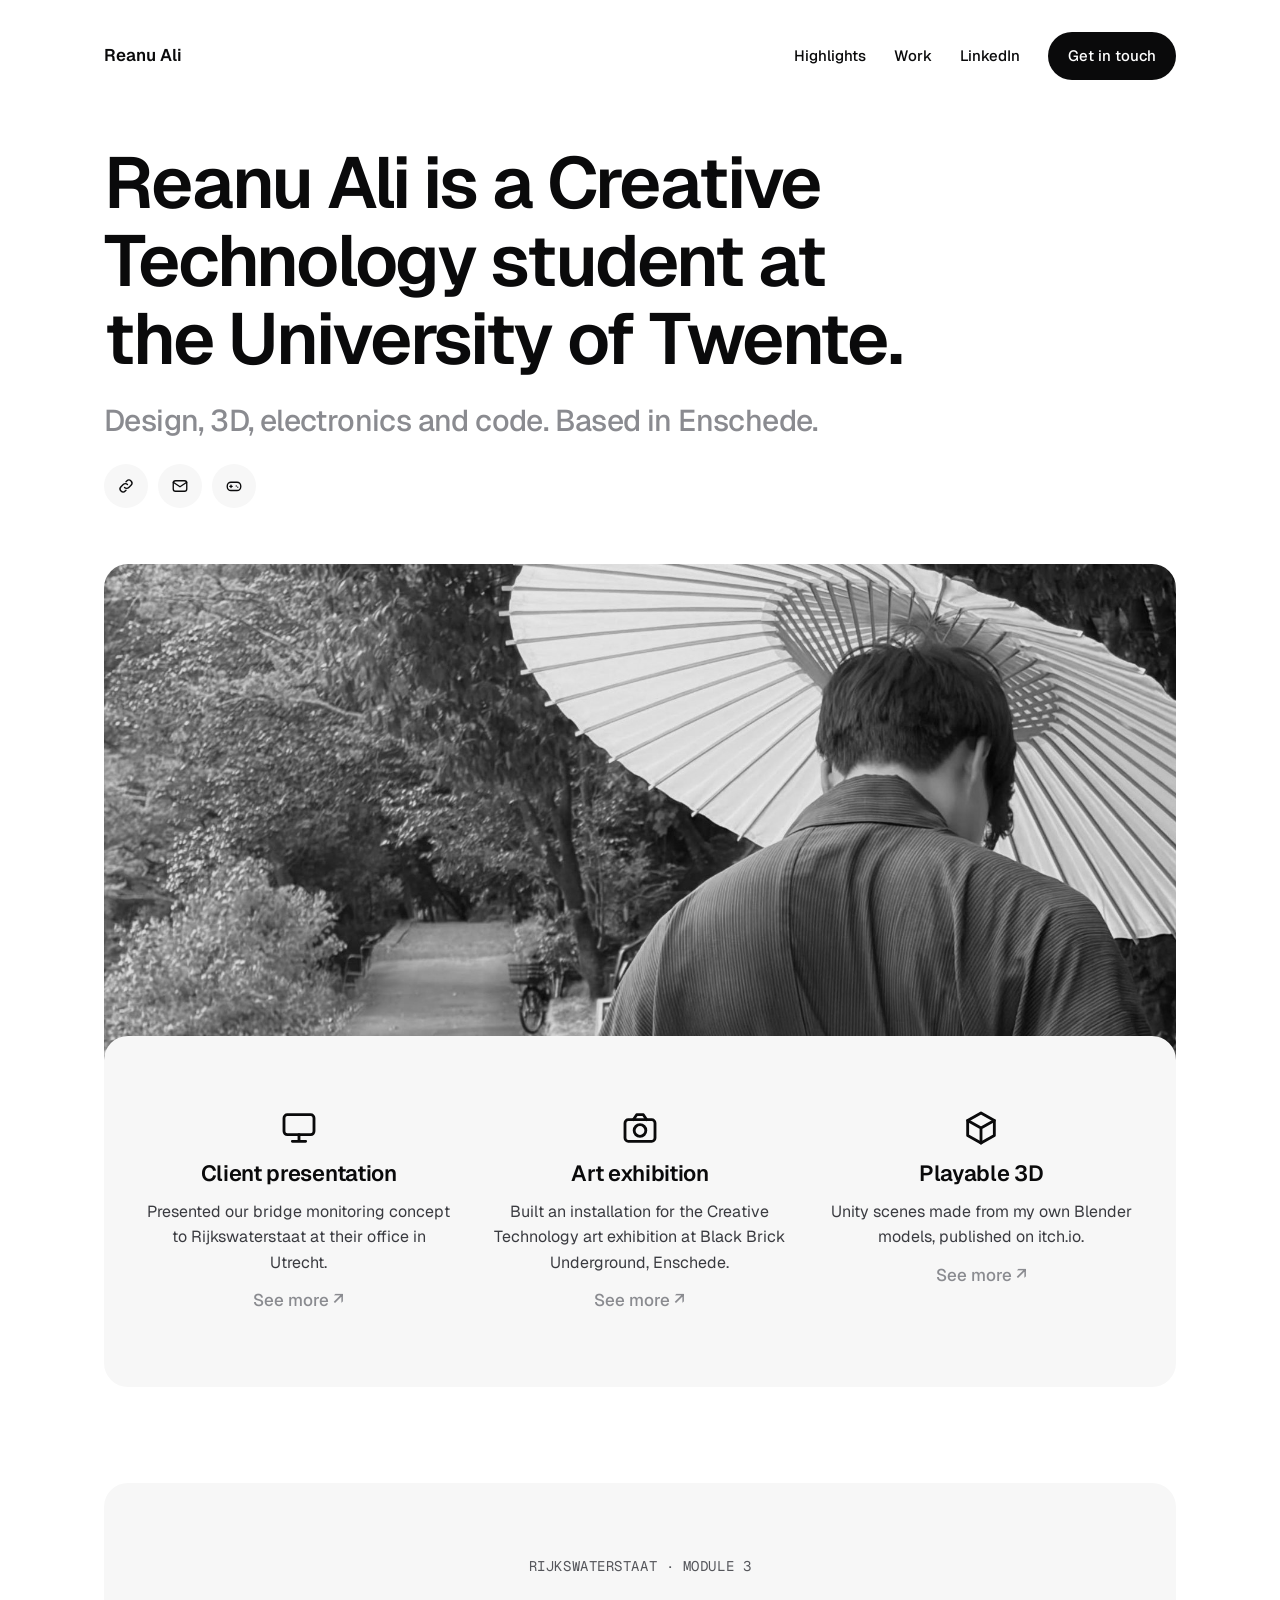
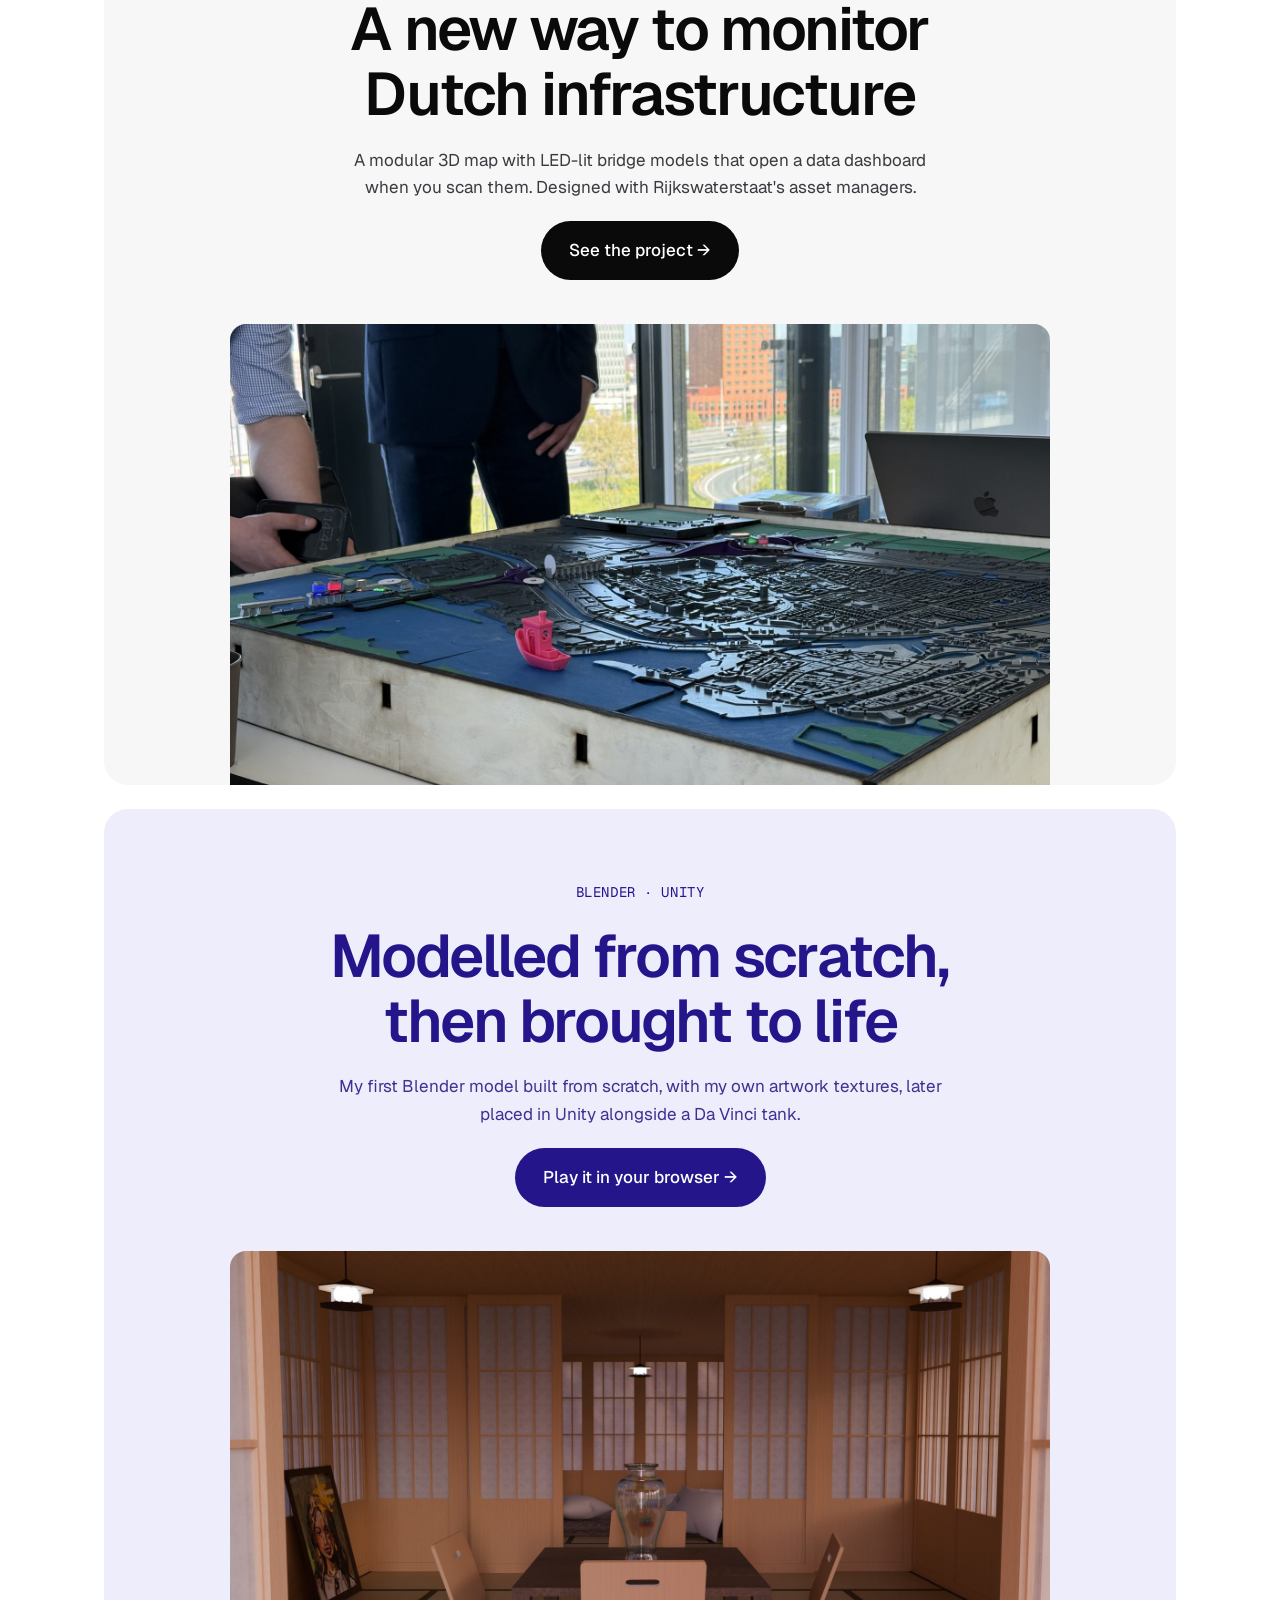
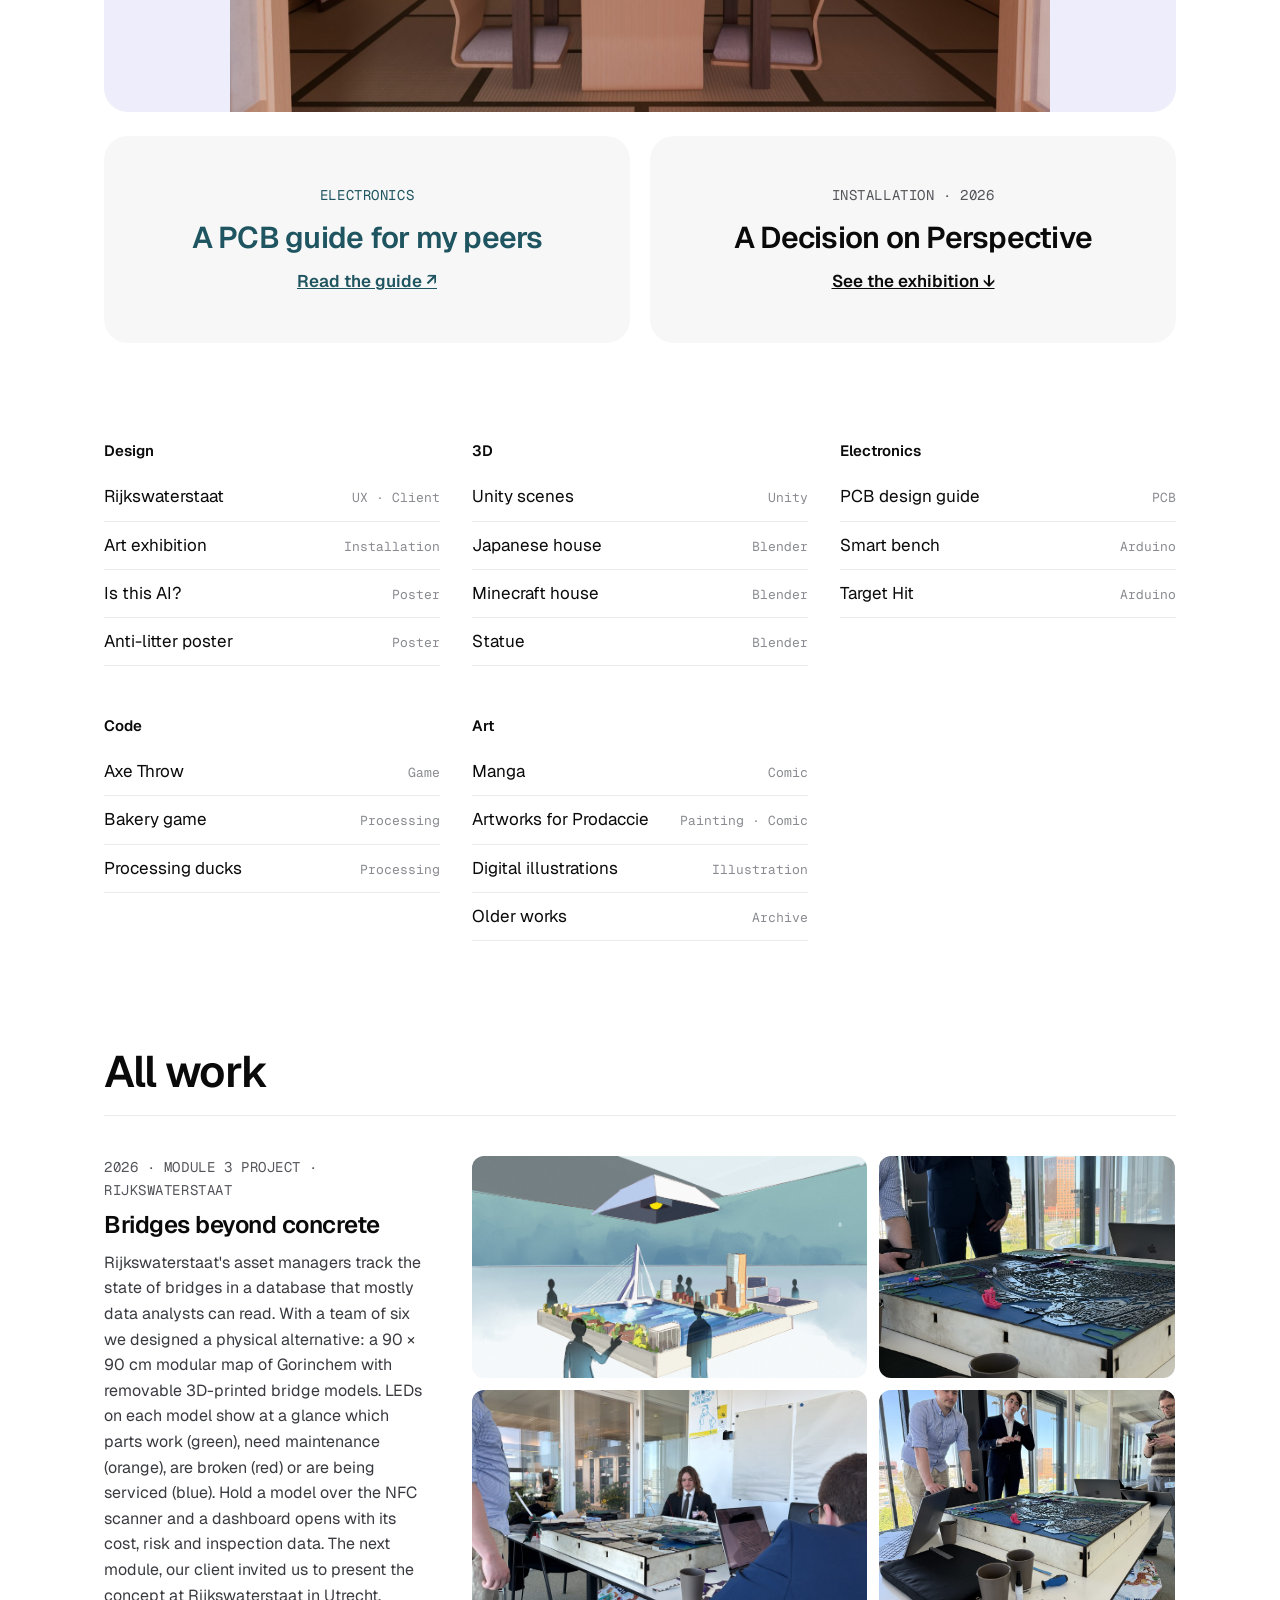
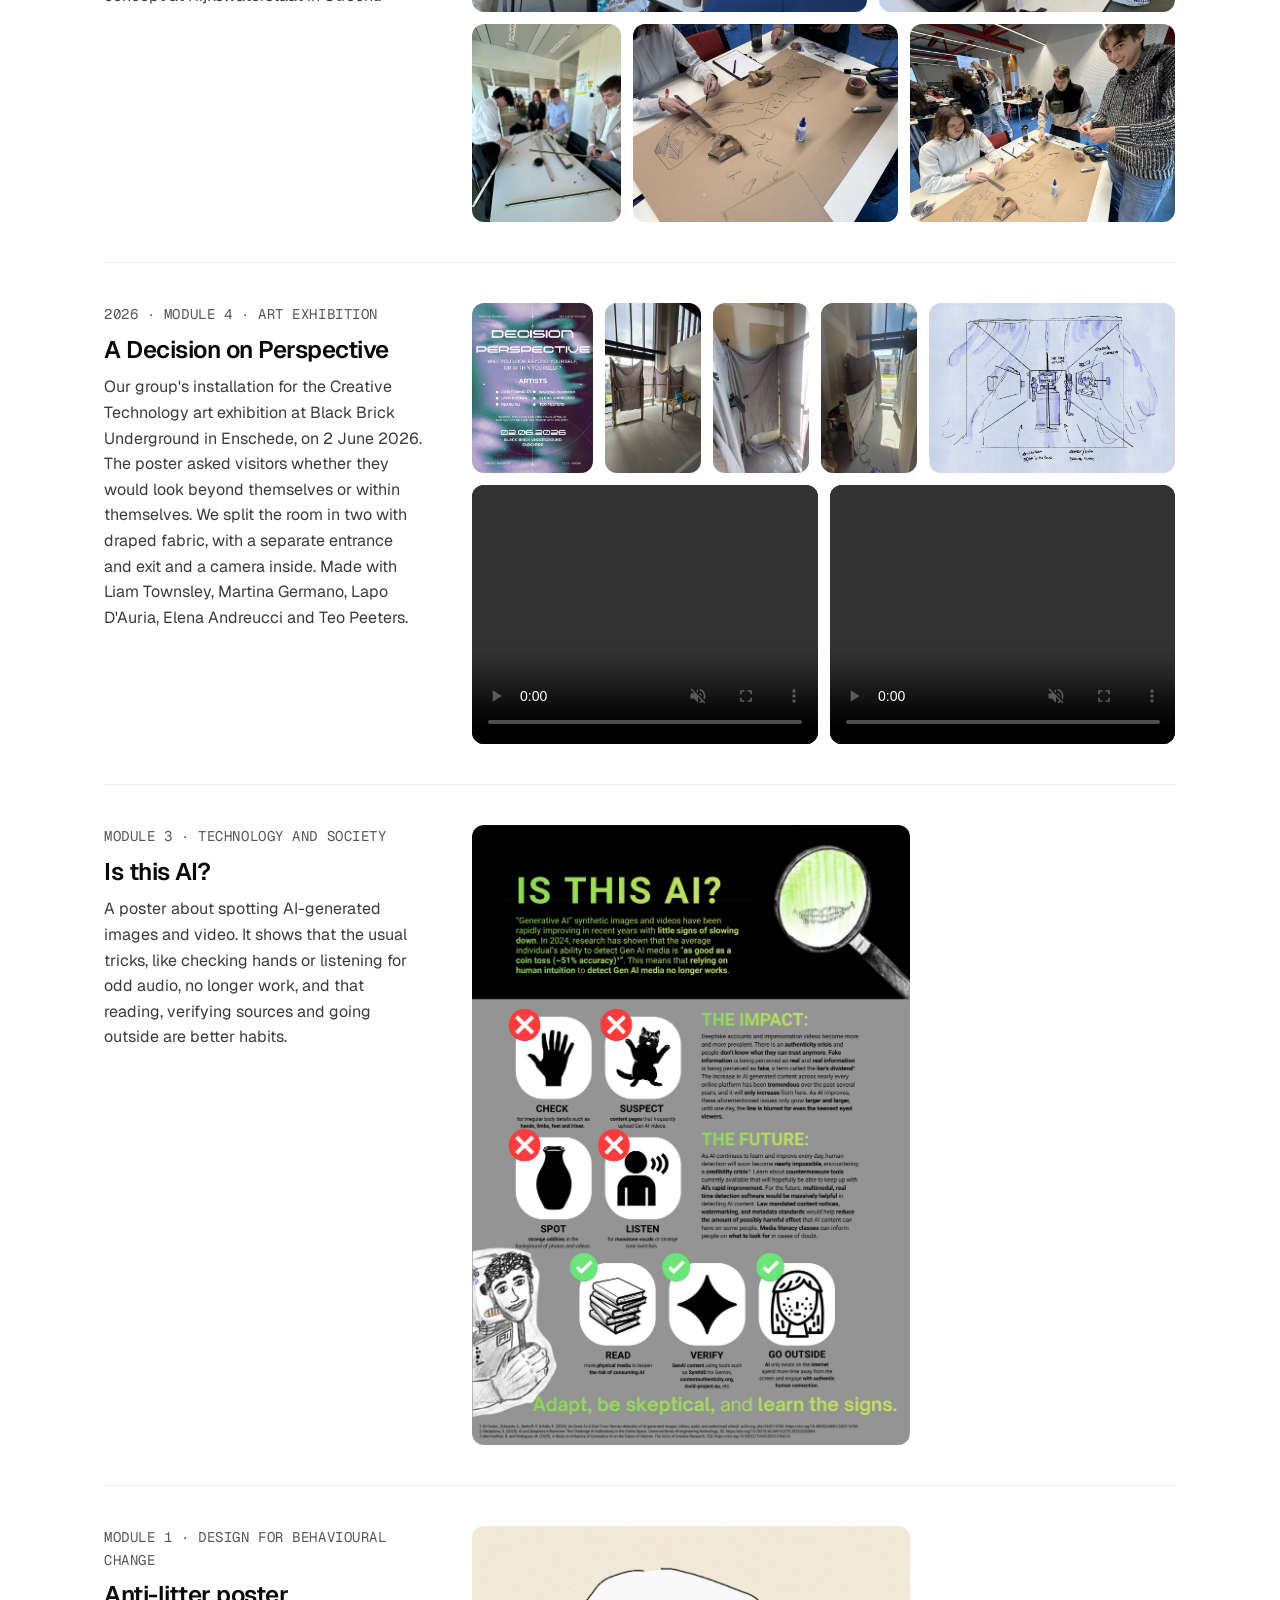
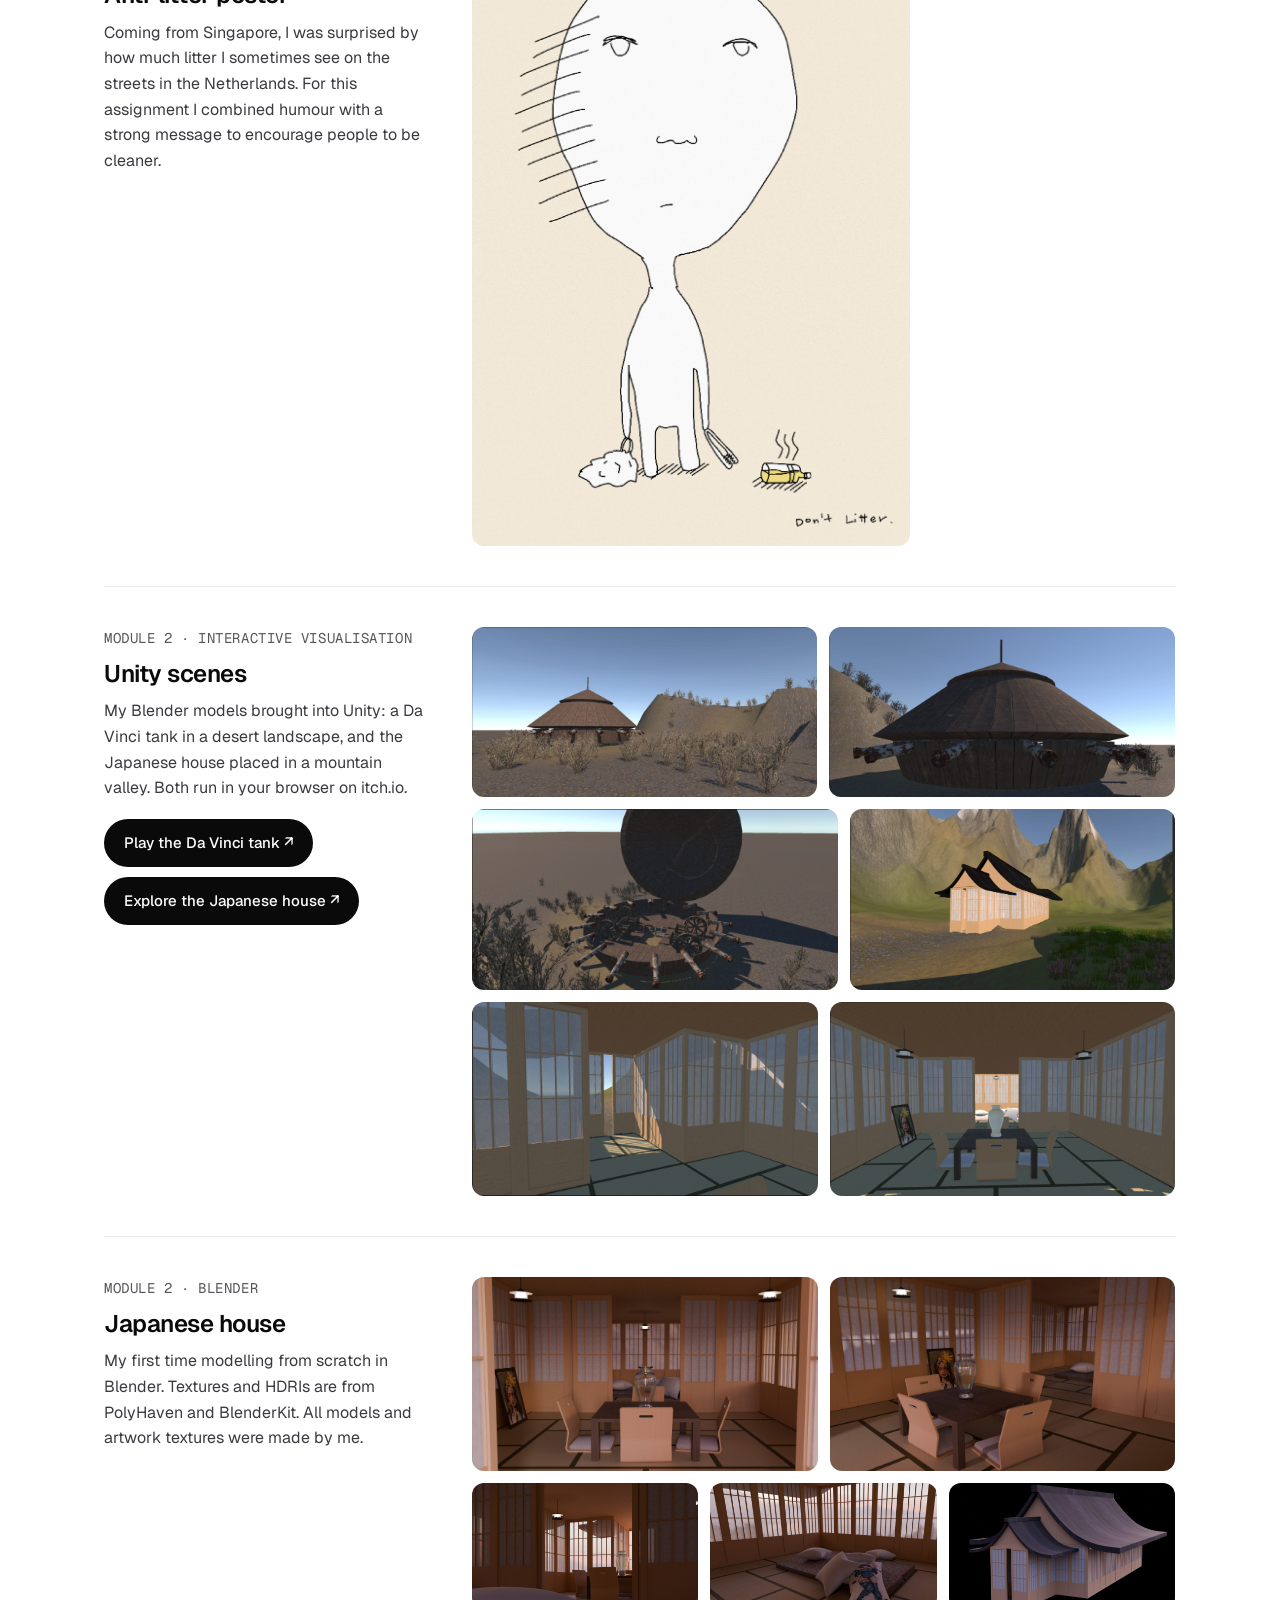
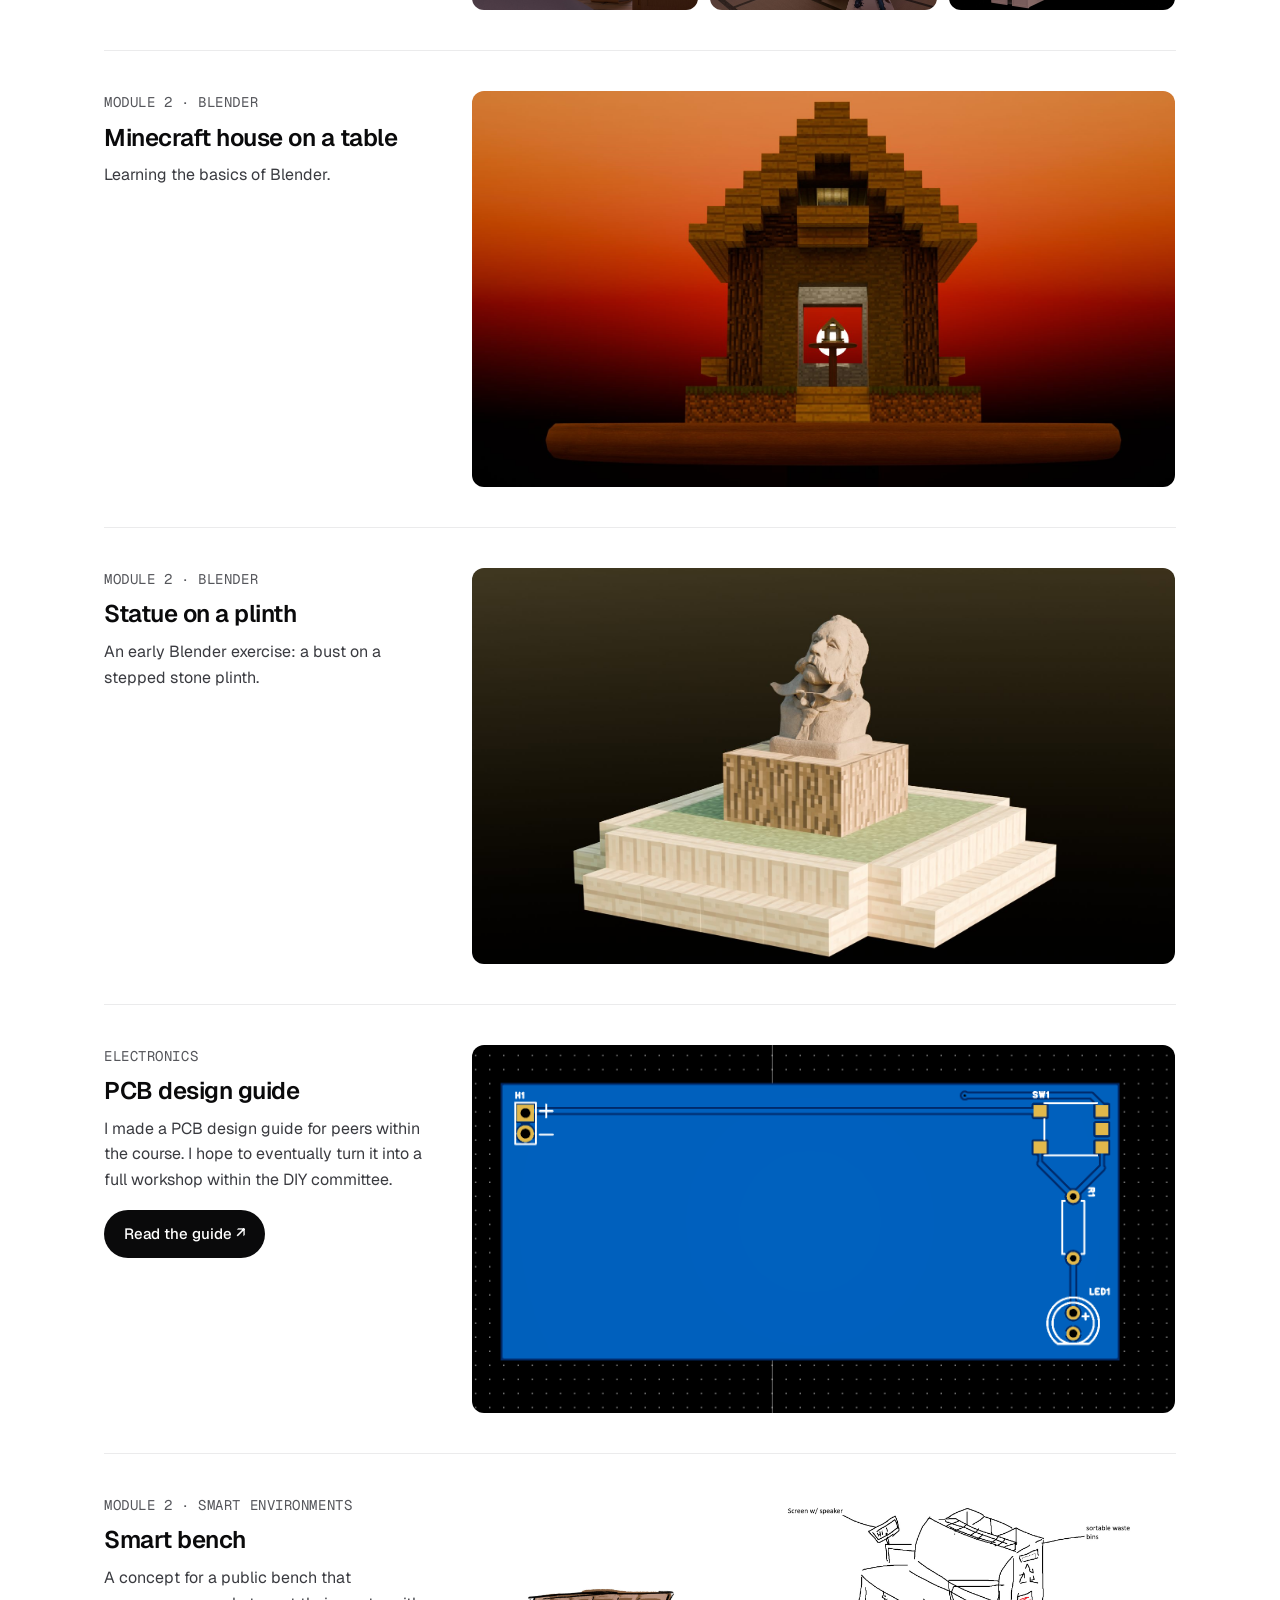
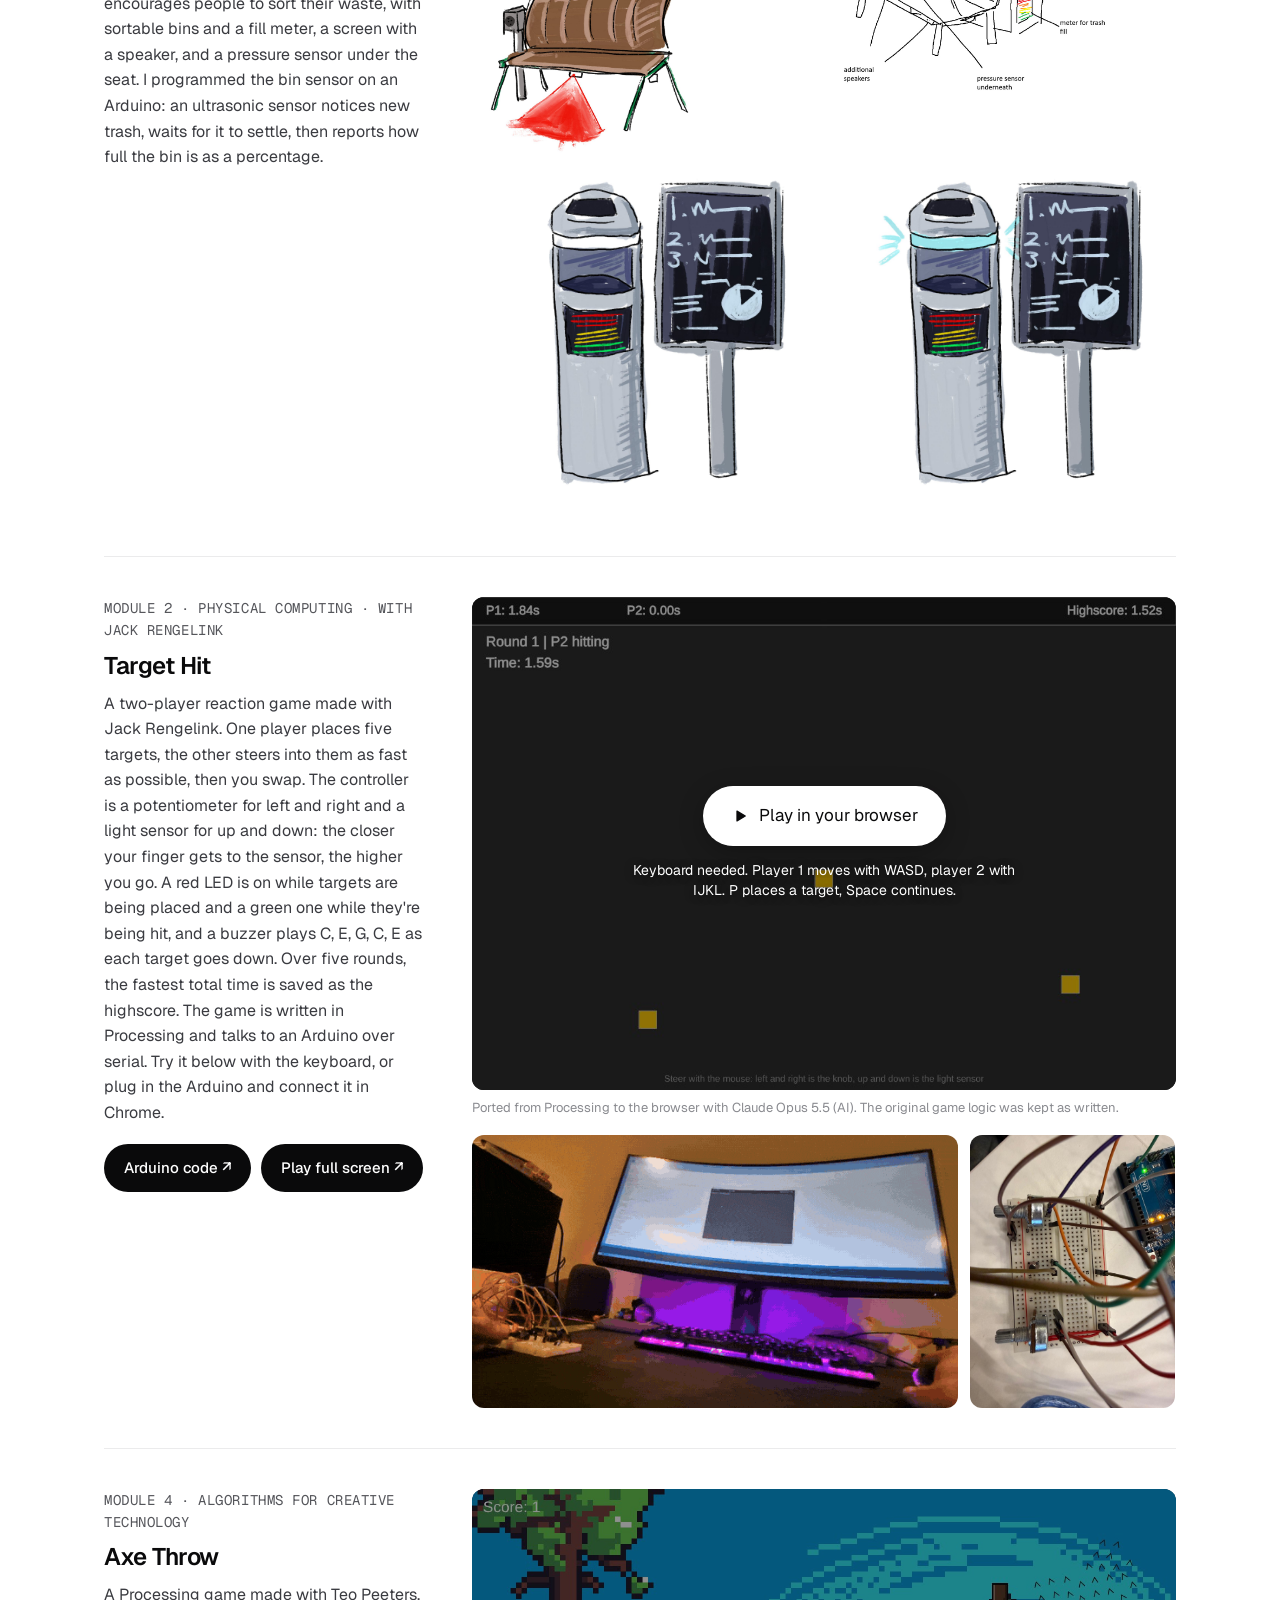
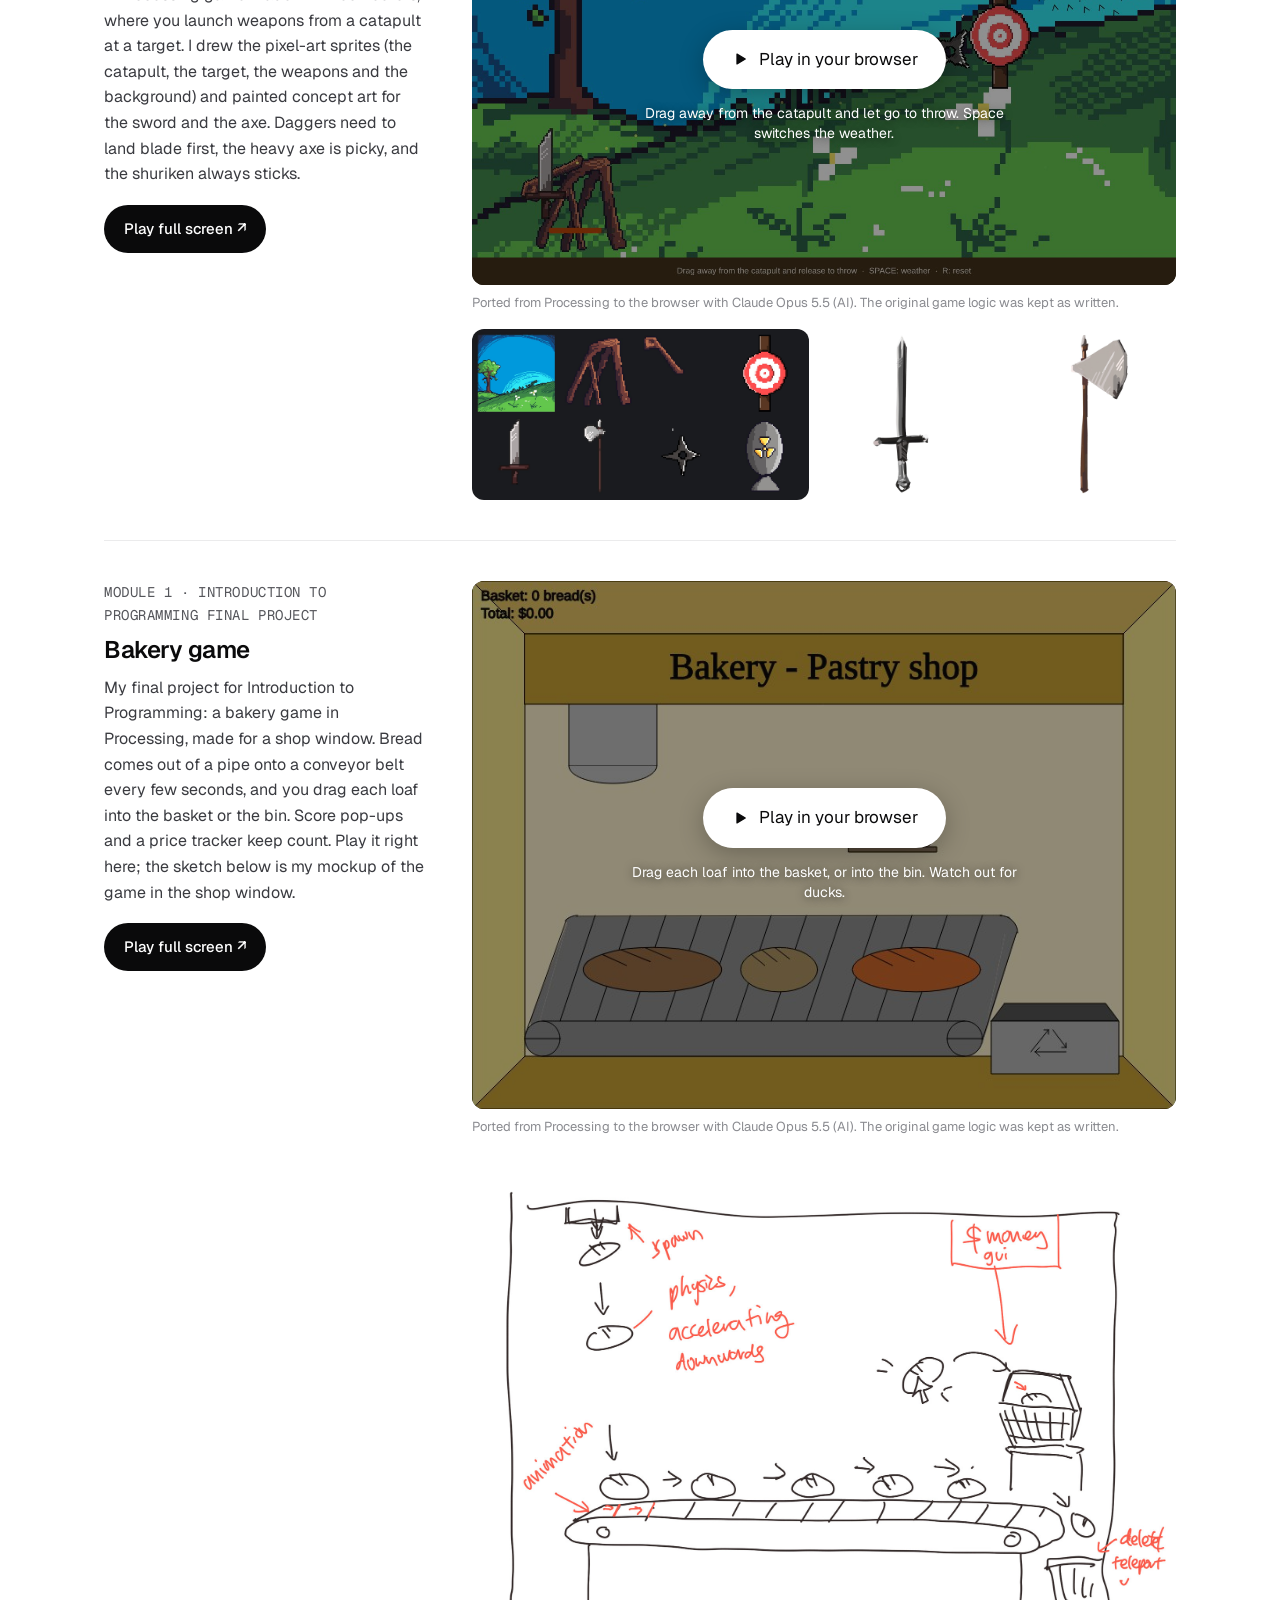
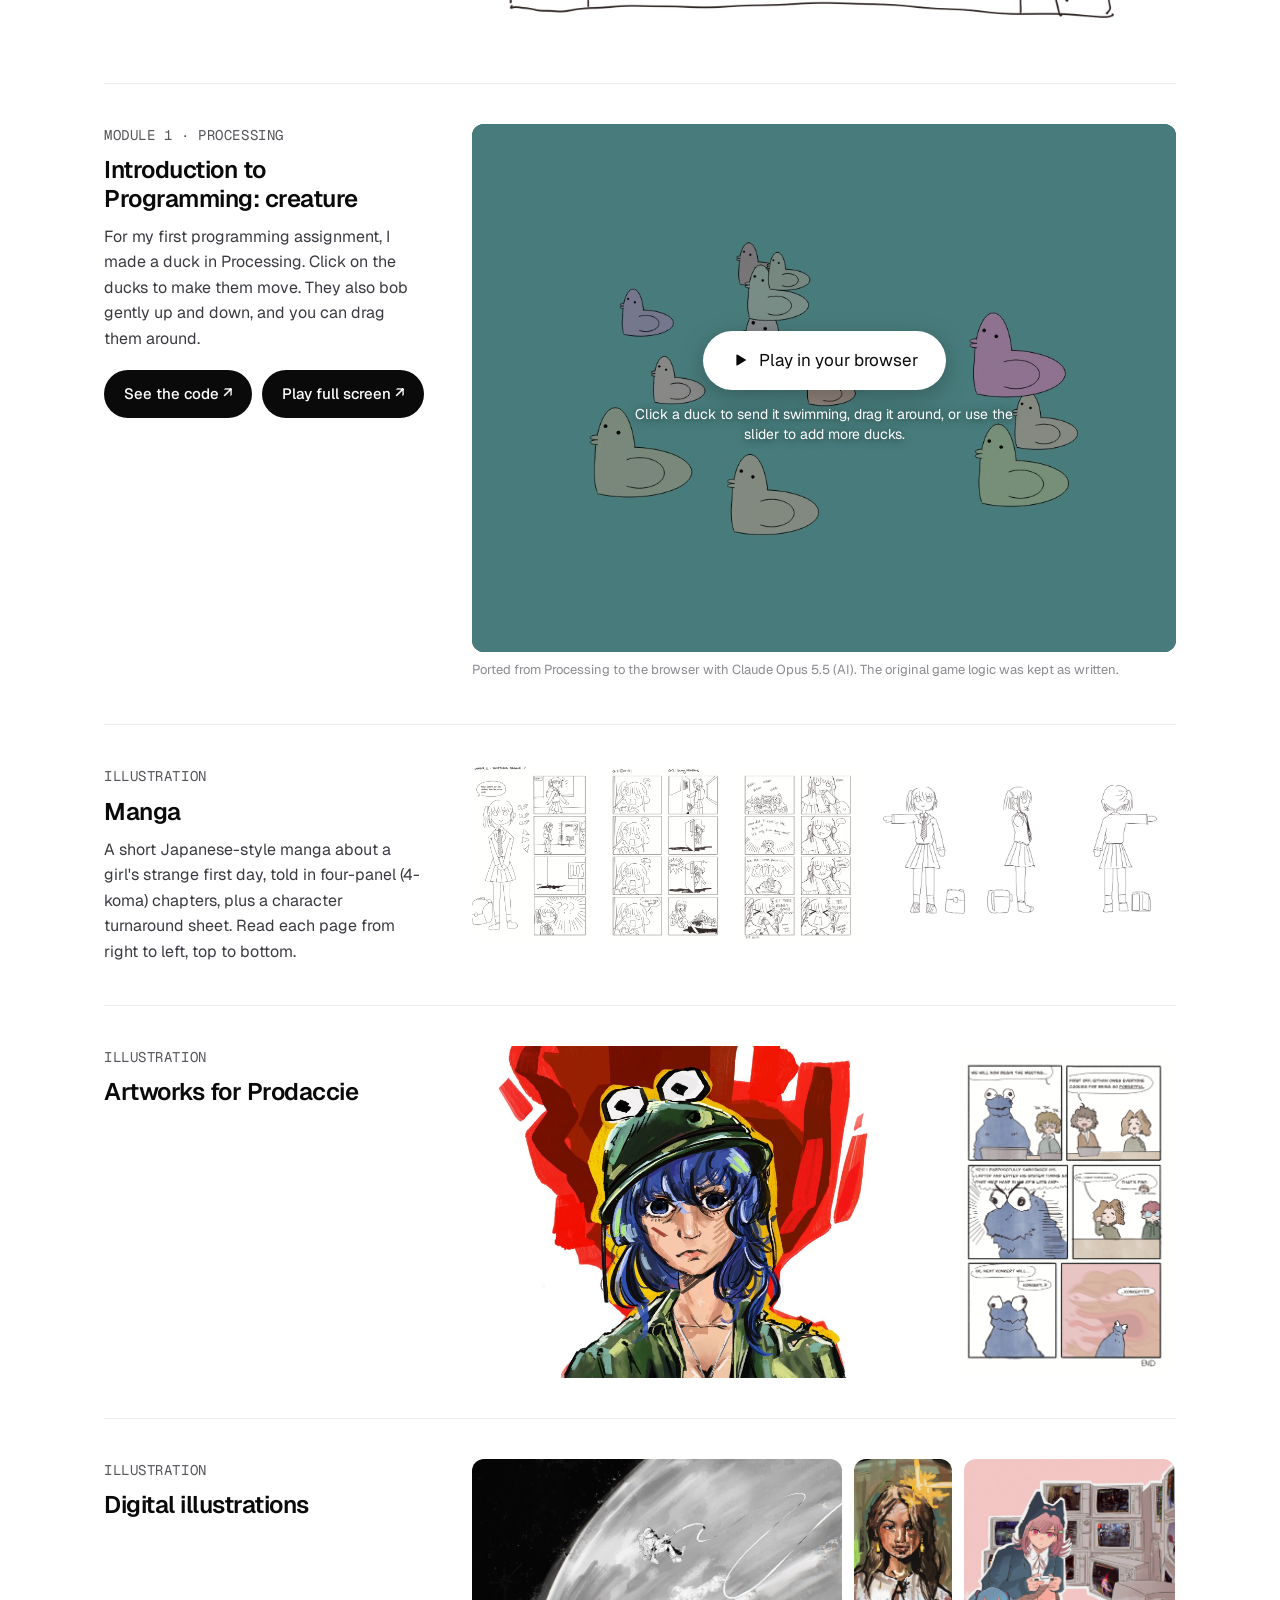
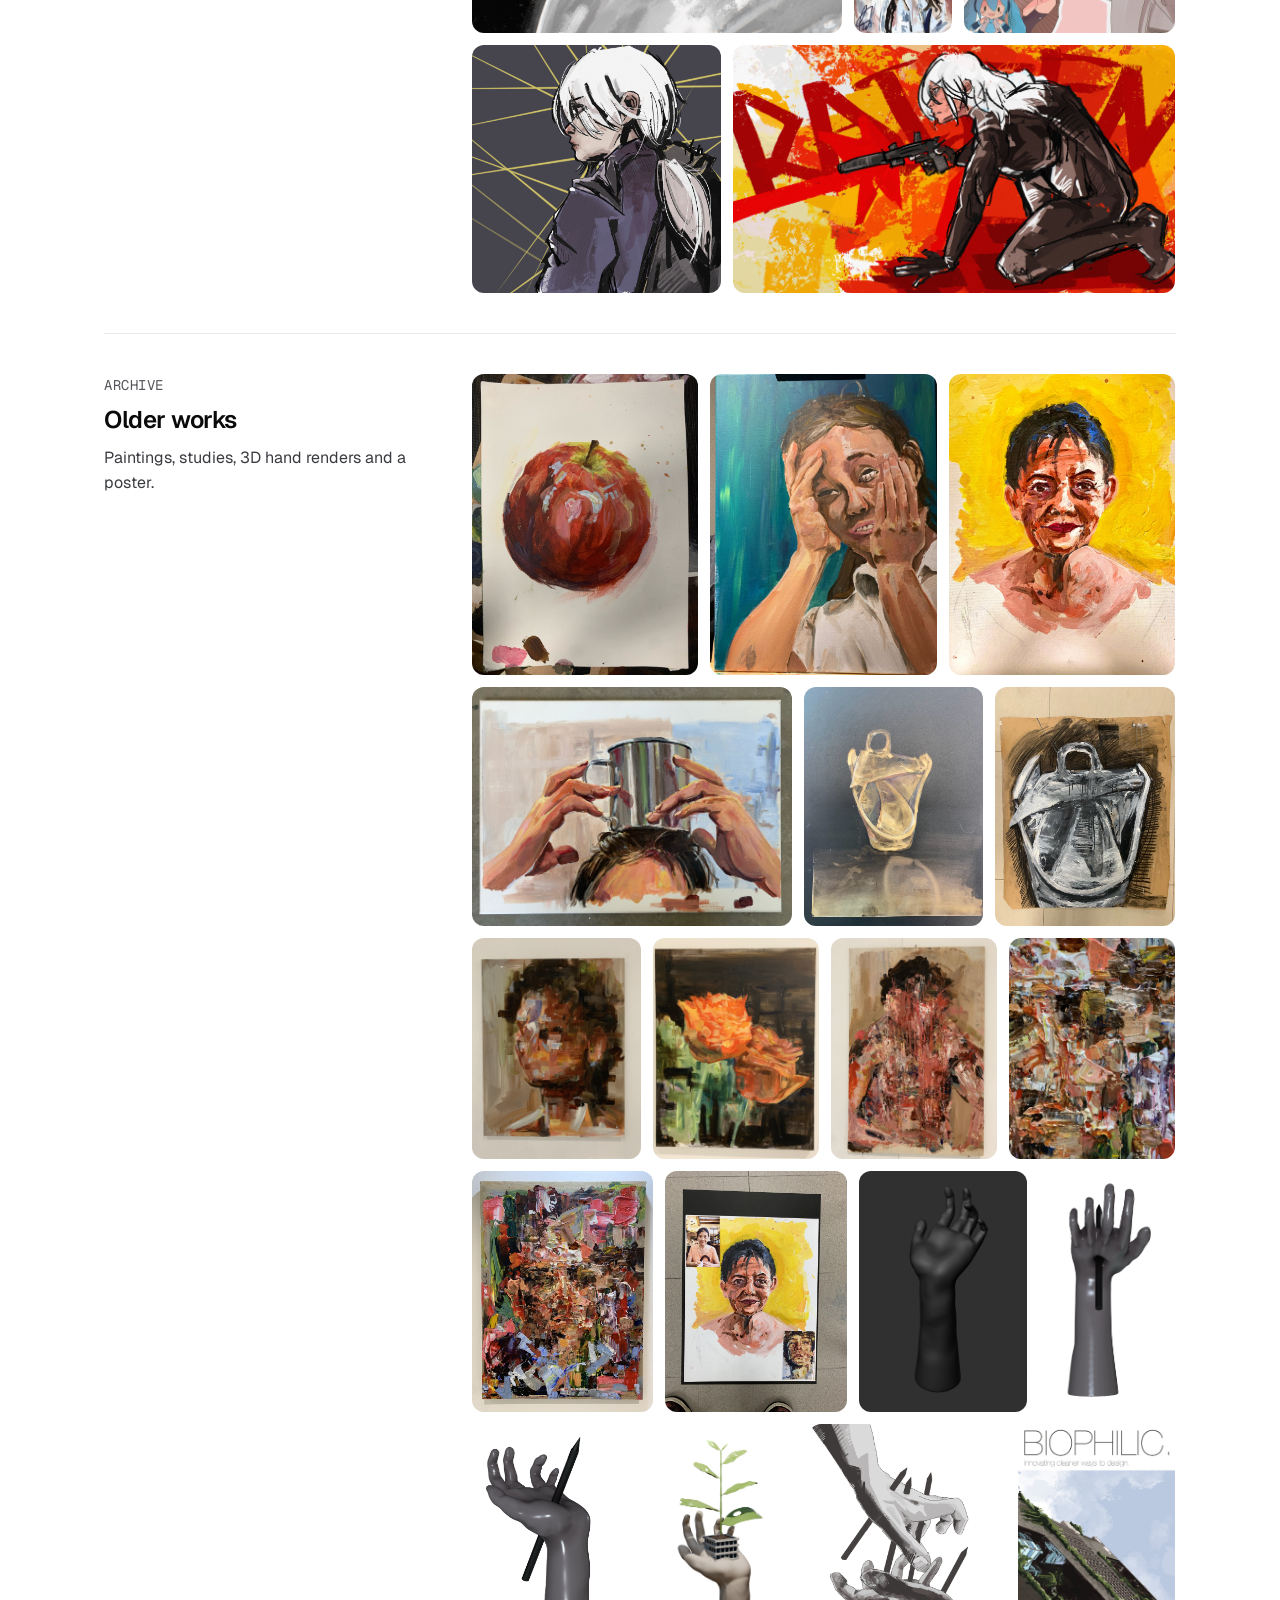
<file: index.html>
<!doctype html>
<html lang="en">
<head>
  <meta charset="utf-8">
  <meta name="viewport" content="width=device-width, initial-scale=1">
  <title>Reanu Ali</title>
  <meta name="description" content="Portfolio of Reanu Ali, a Creative Technology student at the University of Twente. Design, 3D, electronics and code.">

  <!-- Font: Geist and Geist Mono from Google Fonts -->
  <link rel="preconnect" href="https://fonts.googleapis.com">
  <link rel="preconnect" href="https://fonts.gstatic.com" crossorigin>
  <link rel="stylesheet" href="https://fonts.googleapis.com/css2?family=Geist:wght@400;500;600&amp;family=Geist+Mono:wght@400;500&amp;display=swap">

  <!-- All the styling lives in style.css -->
  <link rel="stylesheet" href="style.css?v=11">
</head>
<body>

<!--
  Your projects, highlights and showcase cards are NOT written in this file.
  They live in content.js, and render.js builds them into the empty
  sections below. Edit this file only for the hero, contact and footer.
-->

<!-- ============ HEADER ============ -->
<header class="site-header wrap">
  <a class="brand" href="#top">Reanu Ali</a>
  <nav aria-label="Main">
    <a href="#highlights">Highlights</a>
    <a href="#work">Work</a>
    <a href="https://www.linkedin.com/in/reanu/">LinkedIn</a>
    <a class="pill pill-small" href="#contact">Get in touch</a>
  </nav>
</header>

<main id="top">

  <!-- ============ HERO ============ -->
  <section class="hero wrap">
    <h1>Reanu Ali is a Creative Technology student at the University of Twente.</h1>
    <p class="subline">Design, 3D, electronics and code. Based in Enschede.</p>
    <div class="socials">
      <a href="https://www.linkedin.com/in/reanu/" aria-label="LinkedIn">
        <svg viewBox="0 0 24 24" aria-hidden="true"><path d="M10 14a4 4 0 0 0 5.7 0l3-3a4 4 0 0 0-5.7-5.7l-1 1"/><path d="M14 10a4 4 0 0 0-5.7 0l-3 3a4 4 0 0 0 5.7 5.7l1-1"/></svg>
      </a>
      <a href="mailto:boneheroec@gmail.com" aria-label="Email">
        <svg viewBox="0 0 24 24" aria-hidden="true"><rect x="3" y="5" width="18" height="14" rx="3"/><path d="M3 7l9 6 9-6"/></svg>
      </a>
      <a href="https://reanu0.itch.io/" aria-label="My games on itch.io">
        <svg viewBox="0 0 24 24" aria-hidden="true"><rect x="3" y="7" width="18" height="11" rx="5"/><path d="M8 11v3M6.5 12.5h3M15 12h.01M17 13.5h.01"/></svg>
      </a>
    </div>
  </section>

  <!-- ============ PORTRAIT + HIGHLIGHTS ============ -->
  <div class="wrap">
    <figure class="portrait" data-file="images/portrait.jpg">
      <img src="images/portrait.jpg" alt="Portrait of Reanu Ali">
    </figure>
    <!-- Filled from HIGHLIGHTS in content.js -->
    <section id="highlights" class="highlights" aria-label="Highlights"></section>
  </div>

  <!-- ============ FEATURED WORK ============ -->
  <!-- Filled from FEATURED in content.js -->
  <section id="work" class="work wrap" aria-label="Featured work"></section>

  <!-- ============ PROJECT LISTS ============ -->
  <!-- Filled from PROJECTS in content.js (grouped by their "list" field) -->
  <section id="lists" class="lists wrap" aria-label="All projects"></section>

  <!-- ============ ALL WORK ============ -->
  <section id="all-work" class="all-work wrap">
    <h2>All work</h2>
    <!-- Filled from PROJECTS in content.js -->
    <div id="project-list"></div>
  </section>

  <!-- ============ CONTACT ============ -->
  <!-- A static site can't send form data by itself. This form uses Formspree (free):
       make an account at formspree.io, create a form, and replace YOUR_FORM_ID below. -->
  <div class="wrap">
    <section id="contact" class="contact">
      <h2>Want to get in touch? Drop me a line.</h2>
      <form action="https://formspree.io/f/YOUR_FORM_ID" method="POST">
        <label for="name">Name</label>
        <input id="name" name="name" type="text" autocomplete="name" required>

        <label for="email">Email address</label>
        <input id="email" name="email" type="email" autocomplete="email" required>

        <label for="message">Message</label>
        <textarea id="message" name="message" rows="5" required></textarea>

        <button class="pill" type="submit">Send message</button>
      </form>
      <p class="contact-alt">Or email me directly at <a href="mailto:boneheroec@gmail.com">boneheroec@gmail.com</a></p>
    </section>
  </div>

</main>

<!-- ============ FOOTER ============ -->
<footer class="site-footer wrap">
  <span class="mono">Reanu Ali · Enschede · 2026</span>
  <span class="footer-links">
    <a href="https://www.linkedin.com/in/reanu/">LinkedIn</a>
    <a href="mailto:boneheroec@gmail.com">Email</a>
    <a href="cv.pdf">CV (PDF)</a>
  </span>
</footer>

<!-- Content first, then the script that builds the page from it -->
<script src="content.js?v=11"></script>
<script src="render.js?v=11"></script>

</body>
</html>
</file>
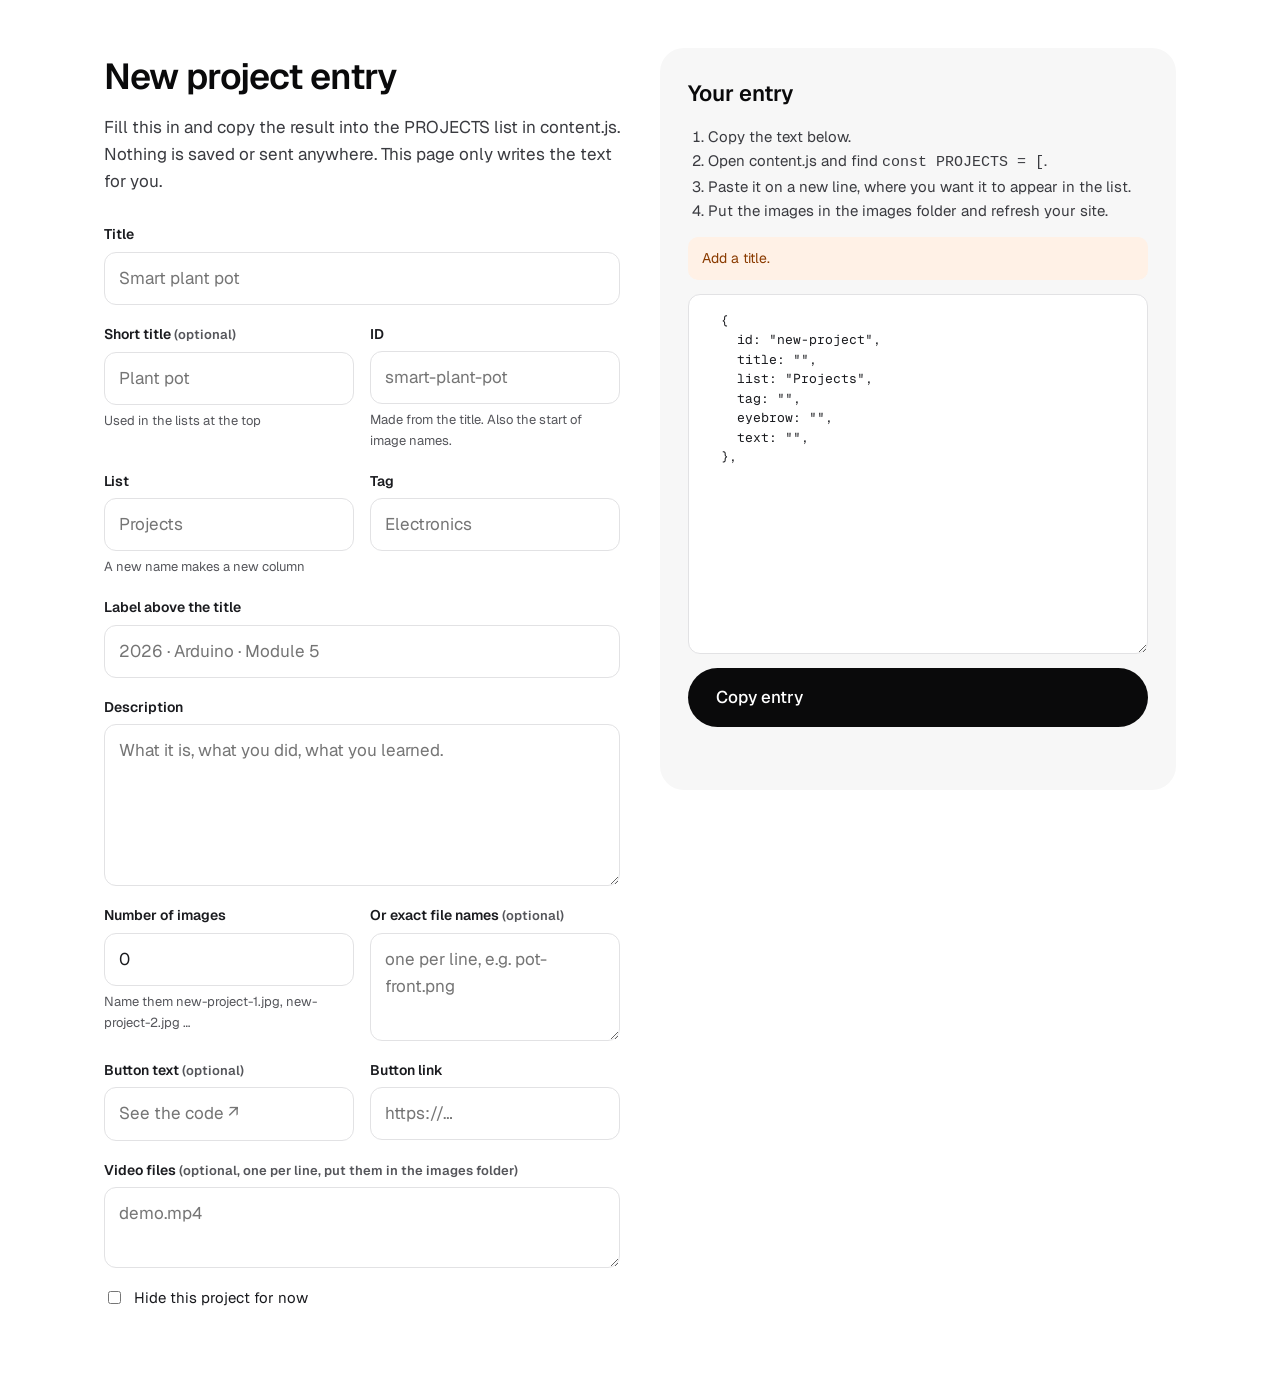
<file: new-entry.html>
<!doctype html>
<html lang="en">
<head>
  <meta charset="utf-8">
  <meta name="viewport" content="width=device-width, initial-scale=1">
  <title>New project entry</title>
  <meta name="robots" content="noindex">
  <link rel="stylesheet" href="https://fonts.googleapis.com/css2?family=Geist:wght@400;500;600&amp;family=Geist+Mono:wght@400;500&amp;display=swap">
  <link rel="stylesheet" href="style.css">
  <style>
    /* Styles only for this helper page */
    .tool { max-width: 1120px; margin: 0 auto; padding: 48px 24px 80px; display: grid; grid-template-columns: minmax(0, 1fr) minmax(0, 1fr); gap: 40px; align-items: start; }
    @media (max-width: 900px) { .tool { grid-template-columns: minmax(0, 1fr); } }
    .tool h1 { margin: 0 0 8px; font-size: 36px; letter-spacing: -0.03em; }
    .intro { margin: 0 0 28px; color: var(--muted); }
    .field { display: flex; flex-direction: column; gap: 6px; margin-bottom: 18px; }
    .field label { font-size: 14px; font-weight: 600; }
    .field small { color: var(--soft); font-size: 13px; }
    .field input, .field textarea, .field select { font: inherit; padding: 12px 14px; border-radius: 12px; border: 1px solid #E2E2E4; background: #FFFFFF; color: var(--ink); }
    .row-2 { display: grid; grid-template-columns: minmax(0, 1fr) minmax(0, 1fr); gap: 0 16px; }
    .check { display: flex; gap: 10px; align-items: center; font-size: 15px; }
    .output { position: sticky; top: 24px; background: var(--card); border-radius: var(--radius-big); padding: 28px; display: flex; flex-direction: column; gap: 14px; }
    .output h2 { margin: 0; font-size: 22px; }
    .output ol { margin: 0; padding-left: 20px; color: var(--muted); font-size: 15px; }
    .output textarea { font-family: var(--mono); font-size: 13px; line-height: 1.5; min-height: 360px; padding: 16px; border-radius: 12px; border: 1px solid #E2E2E4; background: #FFFFFF; color: var(--ink); resize: vertical; }
    .warn { margin: 0; padding: 10px 14px; border-radius: 10px; background: #FFF1E6; color: #8A3B00; font-size: 14px; }
    .status { font-size: 14px; color: var(--soft); min-height: 1.5em; margin: 0; }
  </style>
</head>
<body>

<main class="tool">
  <section>
    <h1>New project entry</h1>
    <p class="intro">Fill this in and copy the result into the PROJECTS list in content.js. Nothing is saved or sent anywhere. This page only writes the text for you.</p>

    <form id="entry" autocomplete="off">
      <div class="field">
        <label for="title">Title</label>
        <input id="title" type="text" placeholder="Smart plant pot">
      </div>

      <div class="row-2">
        <div class="field">
          <label for="shortTitle">Short title <small>(optional)</small></label>
          <input id="shortTitle" type="text" placeholder="Plant pot">
          <small>Used in the lists at the top</small>
        </div>
        <div class="field">
          <label for="id">ID</label>
          <input id="id" type="text" placeholder="smart-plant-pot">
          <small>Made from the title. Also the start of image names.</small>
        </div>
      </div>

      <div class="row-2">
        <div class="field">
          <label for="list">List</label>
          <input id="list" type="text" list="list-names" placeholder="Projects">
          <datalist id="list-names"></datalist>
          <small>A new name makes a new column</small>
        </div>
        <div class="field">
          <label for="tag">Tag</label>
          <input id="tag" type="text" placeholder="Electronics">
        </div>
      </div>

      <div class="field">
        <label for="eyebrow">Label above the title</label>
        <input id="eyebrow" type="text" placeholder="2026 · Arduino · Module 5">
      </div>

      <div class="field">
        <label for="text">Description</label>
        <textarea id="text" rows="5" placeholder="What it is, what you did, what you learned."></textarea>
      </div>

      <div class="row-2">
        <div class="field">
          <label for="imageCount">Number of images</label>
          <input id="imageCount" type="number" min="0" max="40" value="0">
          <small id="imageHint">Name them id-1.jpg, id-2.jpg …</small>
        </div>
        <div class="field">
          <label for="imageNames">Or exact file names <small>(optional)</small></label>
          <textarea id="imageNames" rows="3" placeholder="one per line, e.g. pot-front.png"></textarea>
        </div>
      </div>

      <div class="row-2">
        <div class="field">
          <label for="linkLabel">Button text <small>(optional)</small></label>
          <input id="linkLabel" type="text" placeholder="See the code ↗">
        </div>
        <div class="field">
          <label for="linkUrl">Button link</label>
          <input id="linkUrl" type="url" placeholder="https://…">
        </div>
      </div>

      <div class="field">
        <label for="videos">Video files <small>(optional, one per line, put them in the images folder)</small></label>
        <textarea id="videos" rows="2" placeholder="demo.mp4"></textarea>
      </div>

      <label class="check"><input id="hidden" type="checkbox"> Hide this project for now</label>
    </form>
  </section>

  <aside class="output" aria-live="polite">
    <h2>Your entry</h2>
    <ol>
      <li>Copy the text below.</li>
      <li>Open content.js and find <code>const PROJECTS = [</code>.</li>
      <li>Paste it on a new line, where you want it to appear in the list.</li>
      <li>Put the images in the images folder and refresh your site.</li>
    </ol>
    <p id="warning" class="warn" hidden></p>
    <textarea id="result" readonly aria-label="Generated project entry"></textarea>
    <button id="copy" class="pill" type="button">Copy entry</button>
    <p id="status" class="status"></p>
  </aside>
</main>

<!-- Loads your current projects, to suggest list names and catch duplicate IDs -->
<script src="content.js"></script>
<script>
  const $ = id => document.getElementById(id);
  let idEdited = false;

  // Existing list names and IDs from content.js (if it loaded)
  const existing = (typeof PROJECTS !== 'undefined') ? PROJECTS : [];
  const listNames = [...new Set(existing.map(p => p.list).filter(Boolean))];
  $('list-names').innerHTML = listNames.map(n => `<option value="${n}"></option>`).join('');

  // "Smart plant pot!" -> "smart-plant-pot"
  function slug(text) {
    return text.toLowerCase().normalize('NFD').replace(/[̀-ͯ]/g, '')
      .replace(/[^a-z0-9]+/g, '-').replace(/^-+|-+$/g, '');
  }

  // Writes a value as a safe JavaScript string
  const str = value => JSON.stringify(value);
  const lines = value => value.split('\n').map(s => s.trim()).filter(Boolean);

  function build() {
    if (!idEdited) $('id').value = slug($('title').value);
    const id = slug($('id').value) || 'new-project';
    $('imageHint').textContent = `Name them ${id}-1.jpg, ${id}-2.jpg …`;

    const out = ['  {'];
    out.push(`    id: ${str(id)},`);
    out.push(`    title: ${str($('title').value.trim())},`);
    if ($('shortTitle').value.trim()) out.push(`    shortTitle: ${str($('shortTitle').value.trim())},`);
    out.push(`    list: ${str($('list').value.trim() || 'Projects')},`);
    out.push(`    tag: ${str($('tag').value.trim())},`);
    out.push(`    eyebrow: ${str($('eyebrow').value.trim())},`);
    out.push(`    text: ${str($('text').value.trim().replace(/\s*\n\s*/g, ' '))},`);

    const names = lines($('imageNames').value);
    const count = parseInt($('imageCount').value, 10) || 0;
    if (names.length) out.push(`    images: [${names.map(str).join(', ')}],`);
    else if (count > 0) out.push(`    images: ${count},`);

    const videos = lines($('videos').value);
    if (videos.length) out.push(`    videos: [${videos.map(str).join(', ')}],`);

    if ($('linkUrl').value.trim()) {
      out.push(`    link: { label: ${str($('linkLabel').value.trim() || 'Open ↗')}, url: ${str($('linkUrl').value.trim())} },`);
    }
    if ($('hidden').checked) out.push('    hidden: true,');
    out.push('  },');
    $('result').value = out.join('\n');

    // Warnings
    const warnings = [];
    if (existing.some(p => p.id === id)) warnings.push(`A project with the ID "${id}" already exists. Pick another ID.`);
    if (!$('title').value.trim()) warnings.push('Add a title.');
    $('warning').textContent = warnings.join(' ');
    $('warning').hidden = warnings.length === 0;
  }

  $('id').addEventListener('input', () => { idEdited = $('id').value.trim() !== ''; });
  $('entry').addEventListener('input', build);
  $('entry').addEventListener('submit', e => e.preventDefault());

  $('copy').addEventListener('click', () => {
    const box = $('result');
    const done = () => { $('status').textContent = 'Copied. Paste it into PROJECTS in content.js.'; };
    if (navigator.clipboard && navigator.clipboard.writeText) {
      navigator.clipboard.writeText(box.value).then(done).catch(() => { box.select(); document.execCommand('copy'); done(); });
    } else {
      box.select(); document.execCommand('copy'); done();
    }
  });

  build();
</script>
</body>
</html>
</file>
<file: style.css>
/* =========================================================
   Reanu Ali, portfolio stylesheet
   Sections below follow the page from top to bottom.
   ========================================================= */


/* ---------- 1. Colours and fonts (change them here once) ---------- */
:root {
  --ink: #1A1B1F;          /* main text */
  --black: #0A0A0B;        /* headings and buttons */
  --grey: #8A8B90;         /* subline, "See more" links */
  --muted: #3A3B40;        /* paragraph text */
  --soft: #55565B;         /* small labels */
  --card: #F7F7F7;         /* light grey cards */
  --line: #EBEBEC;         /* thin divider lines */
  --placeholder: #E4E4E6;  /* shown while an image is missing */

  --lavender: #EEEDFC;     /* Japanese house card */
  --lavender-ink: #24168A;
  --lavender-text: #3C3291;
  --teal: #E3F3F6;         /* PCB guide card */
  --teal-ink: #1F5560;

  --font: 'Geist', 'Segoe UI', system-ui, sans-serif;
  --mono: 'Geist Mono', ui-monospace, monospace;

  --radius-big: 24px;
  --radius: 16px;

  color-scheme: light;
}


/* ---------- 2. Base ---------- */
*, *::before, *::after { box-sizing: border-box; }

html { scroll-padding-top: 24px; }
@media (prefers-reduced-motion: no-preference) {
  html { scroll-behavior: smooth; }
}

body {
  margin: 0;
  background: #FFFFFF;
  color: var(--ink);
  font-family: var(--font);
  font-size: 17px;
  line-height: 1.6;
  -webkit-font-smoothing: antialiased;
}

img { display: block; max-width: 100%; }

a { color: var(--black); }
a:hover { color: var(--soft); }
:focus-visible { outline: 2px solid var(--black); outline-offset: 3px; border-radius: 4px; }

h1, h2, h3 { color: var(--black); font-weight: 600; text-wrap: balance; }

/* Keeps content centred with a side margin */
.wrap {
  max-width: 1120px;
  margin-inline: auto;
  padding-inline: 24px;
}

/* Small uppercase label above titles */
.eyebrow, .mono {
  font-family: var(--mono);
  font-size: 14px;
  letter-spacing: 0.04em;
  text-transform: uppercase;
  color: var(--soft);
  margin: 0;
}

/* Black rounded button */
.pill {
  display: inline-flex;
  align-items: center;
  gap: 10px;
  padding: 16px 28px;
  border: 0;
  border-radius: 999px;
  background: var(--black);
  color: #FFFFFF;
  font: inherit;
  font-weight: 500;
  text-decoration: none;
  cursor: pointer;
}
.pill:hover { background: #2A2B30; color: #FFFFFF; }
.pill-small { padding: 12px 20px; font-size: 15px; }

/* Line icons */
svg {
  fill: none;
  stroke: currentColor;
  stroke-width: 1.7;
  stroke-linecap: round;
  stroke-linejoin: round;
}

/* While an image file is missing, show a grey box with its file name */
figure.missing {
  background: var(--placeholder);
  display: grid;
  place-items: center;
  min-height: 220px;
}
figure.missing img { display: none; }
figure.missing::after {
  content: attr(data-file);
  font-family: var(--mono);
  font-size: 13px;
  color: var(--soft);
  padding: 8px;
  text-align: center;
}


/* ---------- 3. Header ---------- */
.site-header {
  display: flex;
  justify-content: space-between;
  align-items: center;
  flex-wrap: wrap;
  gap: 16px;
  padding-block: 32px 64px;
}
.brand { font-weight: 600; text-decoration: none; }
.site-header nav {
  display: flex;
  align-items: center;
  flex-wrap: wrap;
  gap: 8px 28px;
  font-size: 15px;
  font-weight: 500;
}
.site-header nav a:not(.pill) { text-decoration: none; }


/* ---------- 4. Hero ---------- */
.hero { padding-bottom: 56px; }
.hero h1 {
  margin: 0 0 24px;
  max-width: 900px;
  font-size: clamp(40px, 6vw, 72px);
  line-height: 1.08;
  letter-spacing: -0.03em;
}
.subline {
  margin: 0 0 24px;
  font-size: clamp(22px, 2.6vw, 30px);
  font-weight: 500;
  line-height: 1.3;
  letter-spacing: -0.02em;
  color: var(--grey);
}
.socials { display: flex; gap: 10px; }
.socials a {
  width: 44px;
  height: 44px;
  border-radius: 50%;
  background: var(--card);
  display: grid;
  place-items: center;
}
.socials svg { width: 18px; height: 18px; stroke-width: 1.8; }


/* ---------- 5. Portrait and highlights ---------- */
.portrait {
  margin: 0;
  height: 520px;
  border-radius: var(--radius-big) var(--radius-big) 0 0;
  overflow: hidden;
}
.portrait img {
  width: 100%;
  height: 100%;
  object-fit: cover;
  object-position: center 20%;   /* keeps the umbrella and head in view */
  filter: grayscale(1);   /* black and white, like the mockup */
}

.highlights {
  position: relative;
  margin-top: -48px;      /* pulls the card up over the portrait */
  background: var(--card);
  border-radius: var(--radius-big);
  padding: 72px 40px;
  display: grid;
  grid-template-columns: repeat(3, minmax(0, 1fr));
  gap: 48px 32px;
}
.highlights article {
  display: flex;
  flex-direction: column;
  align-items: center;
  text-align: center;
  gap: 12px;
}
.highlights svg { width: 40px; height: 40px; color: var(--black); }
.highlights h3 { margin: 0; font-size: 22px; line-height: 1.2; letter-spacing: -0.015em; }
.highlights p { margin: 0; font-size: 16px; color: var(--muted); }
.see-more { color: var(--grey); text-decoration: none; font-weight: 500; }


/* ---------- 6. Featured work (showcase cards) ---------- */
.work {
  display: flex;
  flex-direction: column;
  gap: 24px;
  padding-top: 96px;
}

.showcase {
  background: var(--card);
  border-radius: var(--radius-big);
  padding: 72px 40px 0;
  display: flex;
  flex-direction: column;
  align-items: center;
  text-align: center;
  gap: 20px;
  overflow: hidden;
}
.showcase h2 {
  margin: 0;
  max-width: 16ch;
  font-size: clamp(34px, 5vw, 60px);
  line-height: 1.08;
  letter-spacing: -0.03em;
}
.showcase .lead { margin: 0; max-width: 56ch; color: var(--muted); }

/* The image that rises from the bottom of the card */
.showcase-image {
  width: 100%;
  max-width: 820px;
  margin: 24px 0 0;
  border-radius: var(--radius) var(--radius) 0 0;
  overflow: hidden;
}
.showcase-image img { width: 100%; aspect-ratio: 16 / 9; object-fit: cover; }
.showcase-image.missing { min-height: 340px; }

/* Coloured card versions */
.tint-lavender { background: var(--lavender); color: var(--lavender-ink); }
.tint-lavender h2, .tint-lavender h3, .tint-lavender .eyebrow { color: var(--lavender-ink); }
.tint-lavender .lead { color: var(--lavender-text); }
.tint-lavender .pill { background: var(--lavender-ink); }
.tint-lavender .showcase-image.missing { background: #DCDAF8; }

.tint-teal { background: var(--teal); }
.tint-teal h3, .tint-teal .eyebrow, .tint-teal a { color: var(--teal-ink); }

/* Two smaller cards side by side */
.duo {
  display: grid;
  grid-template-columns: repeat(2, minmax(0, 1fr));
  gap: 20px;
}
.showcase-small {
  background: var(--card);
  border-radius: var(--radius-big);
  padding: 48px 32px;
  display: flex;
  flex-direction: column;
  align-items: center;
  text-align: center;
  gap: 14px;
}
.showcase-small h3 { margin: 0; font-size: 30px; line-height: 1.12; letter-spacing: -0.025em; }
.showcase-small p:not(.eyebrow) { margin: 0; color: var(--muted); }
.showcase-small a { font-weight: 600; }


/* ---------- 7. Project lists ---------- */
.lists {
  display: grid;
  grid-template-columns: repeat(3, minmax(0, 1fr));
  gap: 48px 32px;
  padding-top: 96px;
}
.lists h3 { margin: 0 0 10px; font-size: 15px; }
.lists a {
  display: flex;
  justify-content: space-between;
  align-items: baseline;
  gap: 12px;
  padding: 10px 0;
  border-bottom: 1px solid var(--line);
  text-decoration: none;
}
.tag { font-family: var(--mono); font-size: 13px; color: var(--grey); white-space: nowrap; }


/* ---------- 8. All work ---------- */
.all-work { padding-top: 96px; }
.all-work > h2 {
  margin: 0 0 8px;
  font-size: clamp(30px, 4.2vw, 44px);
  letter-spacing: -0.03em;
}

.project {
  display: grid;
  grid-template-columns: minmax(0, 320px) minmax(0, 1fr);
  gap: 24px 48px;
  padding-block: 40px;
  border-top: 1px solid var(--line);
}
.project-text {
  position: sticky;       /* text stays in view while you scroll the images */
  top: 24px;
  align-self: start;
  display: flex;
  flex-direction: column;
  align-items: flex-start;
  gap: 10px;
}
.project-text h3 { margin: 0; font-size: 24px; line-height: 1.2; letter-spacing: -0.02em; }
.project-text p:not(.eyebrow) { margin: 0; font-size: 16px; color: var(--muted); }
.project-buttons { display: flex; flex-wrap: wrap; gap: 10px; margin-top: 8px; }
.project-buttons .pill { padding: 12px 20px; font-size: 15px; }

/* Everything visual for a project (game, images, videos) sits in one column */
.project-media { display: flex; flex-direction: column; gap: 12px; min-width: 0; }

/* Galleries: render.js sizes every image so rows fill the width and nothing
   is cropped. Before that runs, images sit in simple 240px-tall rows.   */
.gallery {
  display: flex;
  flex-wrap: wrap;
  gap: 12px;
}
.gallery figure {
  position: relative;
  margin: 0;
  height: 240px;
  border-radius: 12px;
  overflow: hidden;
  background: var(--card);
  flex: none;
}
.gallery img,
.gallery video {
  display: block;
  width: 100%;
  height: 100%;
  object-fit: cover;          /* rounding only: the box already has the image's shape */
}
.gallery img { cursor: zoom-in; transition: transform .5s cubic-bezier(.2, .7, .2, 1), filter .3s; }
.gallery figure:hover img { transform: scale(1.025); }
.gallery img:focus-visible { outline: none; }
.gallery figure:has(img:focus-visible) { outline: 2px solid var(--black); outline-offset: 3px; }
.gallery video { background: #000; object-fit: contain; }
.gallery figure.missing { aspect-ratio: 4 / 3; min-height: 0; }

/* Playable games (play: in content.js) */
.game {
  position: relative;
  width: 100%;
  border-radius: 12px;
  overflow: hidden;
  background: var(--black);
}
.game-cover {
  position: absolute;
  inset: 0;
  display: flex;
  flex-direction: column;
  align-items: center;
  justify-content: center;
  gap: 14px;
  padding: 20px;
  background-size: cover;
  background-position: center;
  text-align: center;
}
.game-cover::before {          /* darkens the still so the button stands out */
  content: '';
  position: absolute;
  inset: 0;
  background: rgba(10, 10, 11, .45);
  transition: background .3s;
}
.game-cover:hover::before { background: rgba(10, 10, 11, .3); }
.game-start, .game-hint { position: relative; }
.game-start {
  display: inline-flex;
  align-items: center;
  gap: 10px;
  border: 0;
  cursor: pointer;
  font: inherit;
  background: #FFFFFF;
  color: var(--black);
  box-shadow: 0 6px 24px rgba(0, 0, 0, .25);
}
.game-start:hover { background: #FFFFFF; color: var(--black); transform: translateY(-1px); }
.game-start svg { width: 18px; height: 18px; fill: currentColor; }
.game-hint {
  margin: 0;
  max-width: 44ch;
  font-size: 14px;
  line-height: 1.45;
  color: #FFFFFF;
  text-shadow: 0 1px 8px rgba(0, 0, 0, .6);
}
.game iframe {
  position: absolute;
  inset: 0;
  width: 100%;
  height: 100%;
  border: 0;
  display: block;
}

.game-note {
  margin: -4px 0 4px;
  font-size: 13px;
  color: var(--grey);
}

/* Lightbox */
.lightbox {
  width: 100vw;
  height: 100dvh;
  max-width: none;
  max-height: none;
  margin: 0;
  padding: 0;
  border: 0;
  background: transparent;
  color: #FFFFFF;
}
.lightbox[open] { display: grid; grid-template-columns: 64px minmax(0, 1fr) 64px; align-items: center; }
.lightbox::backdrop { background: rgba(10, 10, 11, .92); }
html:has(.lightbox[open]) { overflow: hidden; }
.lightbox figure {
  margin: 0;
  height: 100dvh;
  display: flex;
  flex-direction: column;
  align-items: center;
  justify-content: center;
  gap: 14px;
  padding: 24px 0;
  box-sizing: border-box;
}
.lightbox img {
  max-width: 100%;
  max-height: calc(100dvh - 90px);
  object-fit: contain;
  border-radius: 8px;
}
.lightbox figcaption { font-family: var(--mono); font-size: 13px; color: #B9BAC0; }
.lightbox button {
  width: 48px;
  height: 48px;
  justify-self: center;
  border: 0;
  border-radius: 50%;
  background: rgba(255, 255, 255, .1);
  color: #FFFFFF;
  font: 300 30px/1 var(--font);
  cursor: pointer;
  transition: background .2s;
}
.lightbox button:hover { background: rgba(255, 255, 255, .22); }
.lightbox .lb-close { position: fixed; top: 16px; right: 16px; z-index: 1; }
.lightbox.single .lb-prev,
.lightbox.single .lb-next { visibility: hidden; }



/* ---------- 9. Contact ---------- */
.contact {
  margin-top: 96px;
  background: var(--card);
  border-radius: var(--radius-big);
  padding: 72px 40px;
  display: flex;
  flex-direction: column;
  align-items: center;
  gap: 28px;
}
.contact h2 {
  margin: 0;
  text-align: center;
  font-size: clamp(30px, 4.2vw, 44px);
  line-height: 1.12;
  letter-spacing: -0.03em;
}
.contact form {
  width: 100%;
  max-width: 560px;
  display: flex;
  flex-direction: column;
  gap: 6px;
}
.contact label { font-size: 14px; font-weight: 600; margin-top: 8px; }
.contact input,
.contact textarea {
  font: inherit;
  padding: 14px 18px;
  border-radius: 14px;
  border: 1px solid #E2E2E4;
  background: #FFFFFF;
  color: var(--ink);
}
.contact textarea { resize: vertical; }
.contact button { align-self: center; margin-top: 16px; }
.contact-alt { margin: 0; font-size: 15px; color: var(--soft); text-align: center; }


/* ---------- 10. Footer ---------- */
.site-footer {
  display: flex;
  justify-content: space-between;
  align-items: center;
  flex-wrap: wrap;
  gap: 12px;
  padding-block: 40px 48px;
  font-size: 15px;
  color: var(--soft);
}
.site-footer .mono { font-size: 13px; text-transform: none; letter-spacing: 0; }
.footer-links { display: flex; gap: 20px; }


/* ---------- 11. Tablets and phones ---------- */
@media (max-width: 900px) {
  .highlights,
  .lists,
  .duo { grid-template-columns: minmax(0, 1fr); }

  .highlights { padding: 56px 24px; }
  .showcase { padding: 56px 20px 0; }
  .portrait { height: 380px; }

  .project { grid-template-columns: minmax(0, 1fr); }
  .project-text { position: static; }

  .contact { padding: 56px 20px; }
}

@media (max-width: 560px) {
  .wrap { padding-inline: 16px; }
  .site-header { padding-block: 20px 40px; }
  .lightbox[open] { grid-template-columns: 44px minmax(0, 1fr) 44px; }
  .lightbox button { width: 38px; height: 38px; font-size: 24px; }
  .game-hint { display: none; }
  .portrait { height: 300px; }
}

/* Focus ring inside the dark image viewer */
.lightbox :focus-visible { outline-color: #FFFFFF; }
</file>
